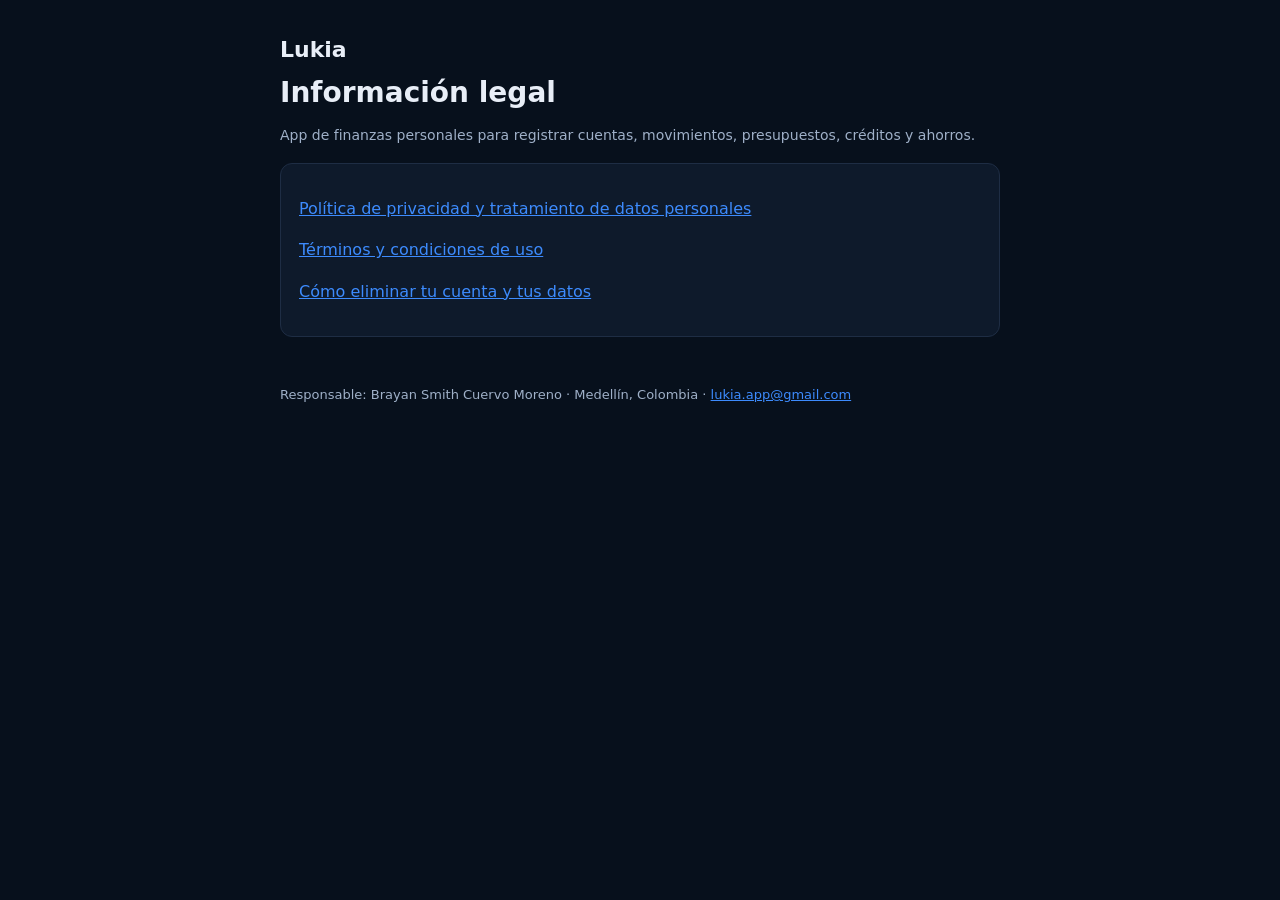
<file: index.html>
<!doctype html>
<html lang="es">
  <head>
    <meta charset="utf-8" />
    <meta name="viewport" content="width=device-width, initial-scale=1" />
    <title>Lukia · Información legal</title>
    <link rel="stylesheet" href="styles.css" />
  </head>
  <body>
    <main>
      <header><strong>Lukia</strong></header>
      <h1>Información legal</h1>
      <p class="meta">App de finanzas personales para registrar cuentas, movimientos, presupuestos, créditos y ahorros.</p>

      <div class="card">
        <p><a href="privacidad.html">Política de privacidad y tratamiento de datos personales</a></p>
        <p><a href="terminos.html">Términos y condiciones de uso</a></p>
        <p><a href="eliminar-cuenta.html">Cómo eliminar tu cuenta y tus datos</a></p>
      </div>

      <footer>Responsable: Brayan Smith Cuervo Moreno · Medellín, Colombia · <a href="mailto:lukia.app@gmail.com">lukia.app@gmail.com</a></footer>
    </main>
  </body>
</html>
</file>
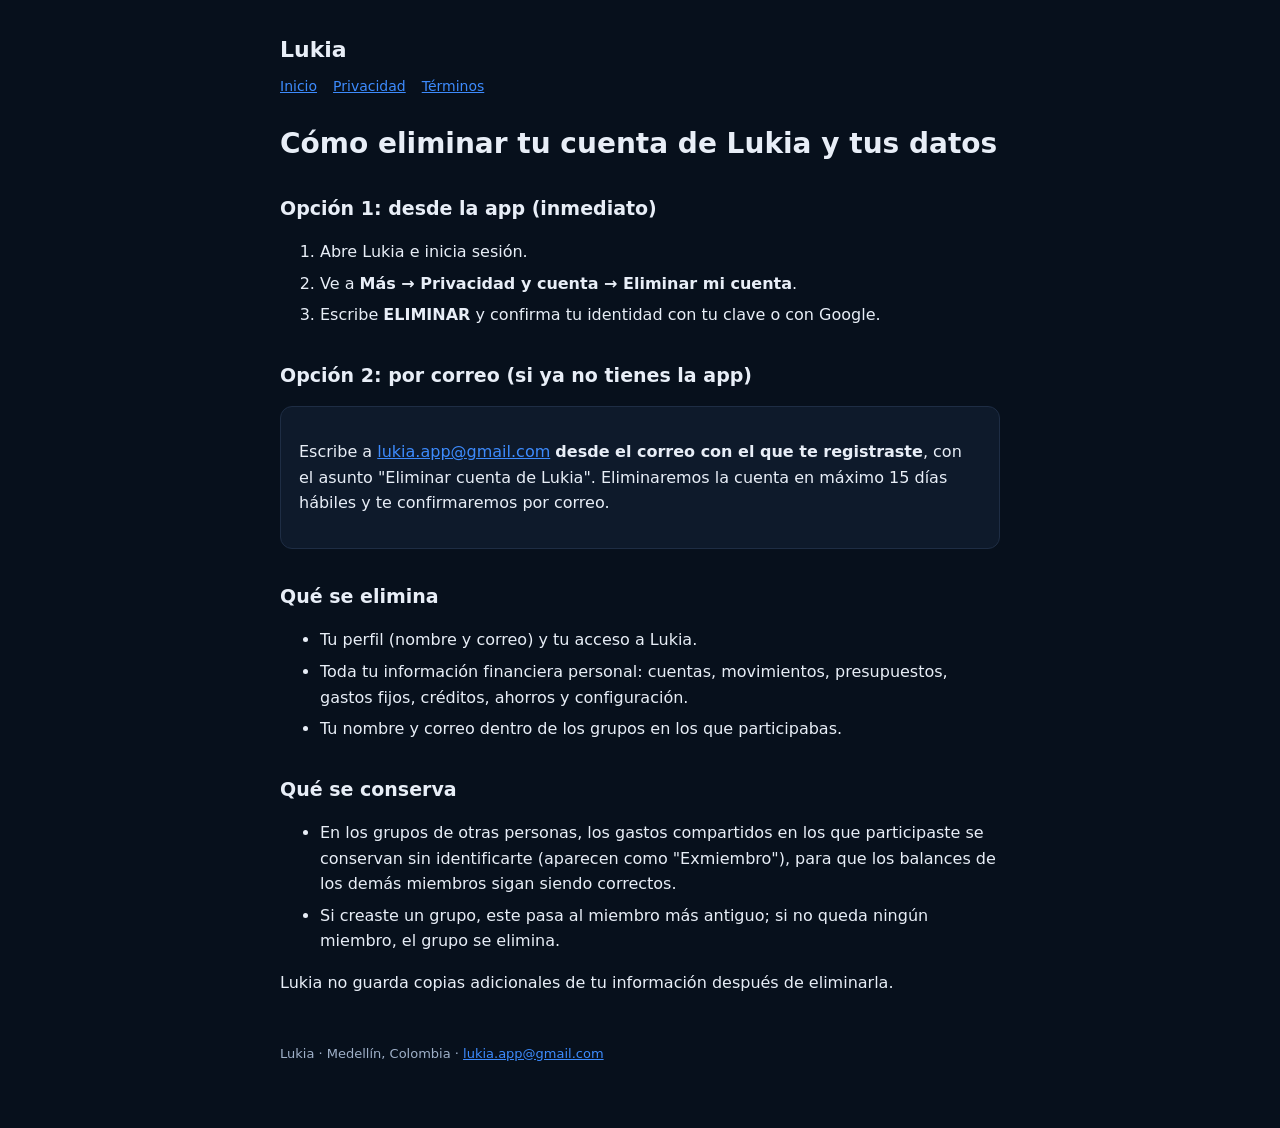
<file: eliminar-cuenta.html>
<!doctype html>
<html lang="es">
  <head>
    <meta charset="utf-8" />
    <meta name="viewport" content="width=device-width, initial-scale=1" />
    <title>Lukia · Eliminar cuenta</title>
    <link rel="stylesheet" href="styles.css" />
  </head>
  <body>
    <main>
      <header><strong>Lukia</strong></header>
      <nav>
        <a href="index.html">Inicio</a>
        <a href="privacidad.html">Privacidad</a>
        <a href="terminos.html">Términos</a>
      </nav>

      <h1>Cómo eliminar tu cuenta de Lukia y tus datos</h1>

      <h2>Opción 1: desde la app (inmediato)</h2>
      <ol>
        <li>Abre Lukia e inicia sesión.</li>
        <li>Ve a <strong>Más → Privacidad y cuenta → Eliminar mi cuenta</strong>.</li>
        <li>Escribe <strong>ELIMINAR</strong> y confirma tu identidad con tu clave o con Google.</li>
      </ol>

      <h2>Opción 2: por correo (si ya no tienes la app)</h2>
      <div class="card">
        <p>
          Escribe a <a href="mailto:lukia.app@gmail.com?subject=Eliminar%20cuenta%20de%20Lukia">lukia.app@gmail.com</a>
          <strong>desde el correo con el que te registraste</strong>, con el asunto "Eliminar cuenta de Lukia". Eliminaremos
          la cuenta en máximo 15 días hábiles y te confirmaremos por correo.
        </p>
      </div>

      <h2>Qué se elimina</h2>
      <ul>
        <li>Tu perfil (nombre y correo) y tu acceso a Lukia.</li>
        <li>Toda tu información financiera personal: cuentas, movimientos, presupuestos, gastos fijos, créditos, ahorros y configuración.</li>
        <li>Tu nombre y correo dentro de los grupos en los que participabas.</li>
      </ul>

      <h2>Qué se conserva</h2>
      <ul>
        <li>
          En los grupos de otras personas, los gastos compartidos en los que participaste se conservan sin identificarte
          (aparecen como "Exmiembro"), para que los balances de los demás miembros sigan siendo correctos.
        </li>
        <li>Si creaste un grupo, este pasa al miembro más antiguo; si no queda ningún miembro, el grupo se elimina.</li>
      </ul>
      <p>Lukia no guarda copias adicionales de tu información después de eliminarla.</p>

      <footer>Lukia · Medellín, Colombia · <a href="mailto:lukia.app@gmail.com">lukia.app@gmail.com</a></footer>
    </main>
  </body>
</html>
</file>
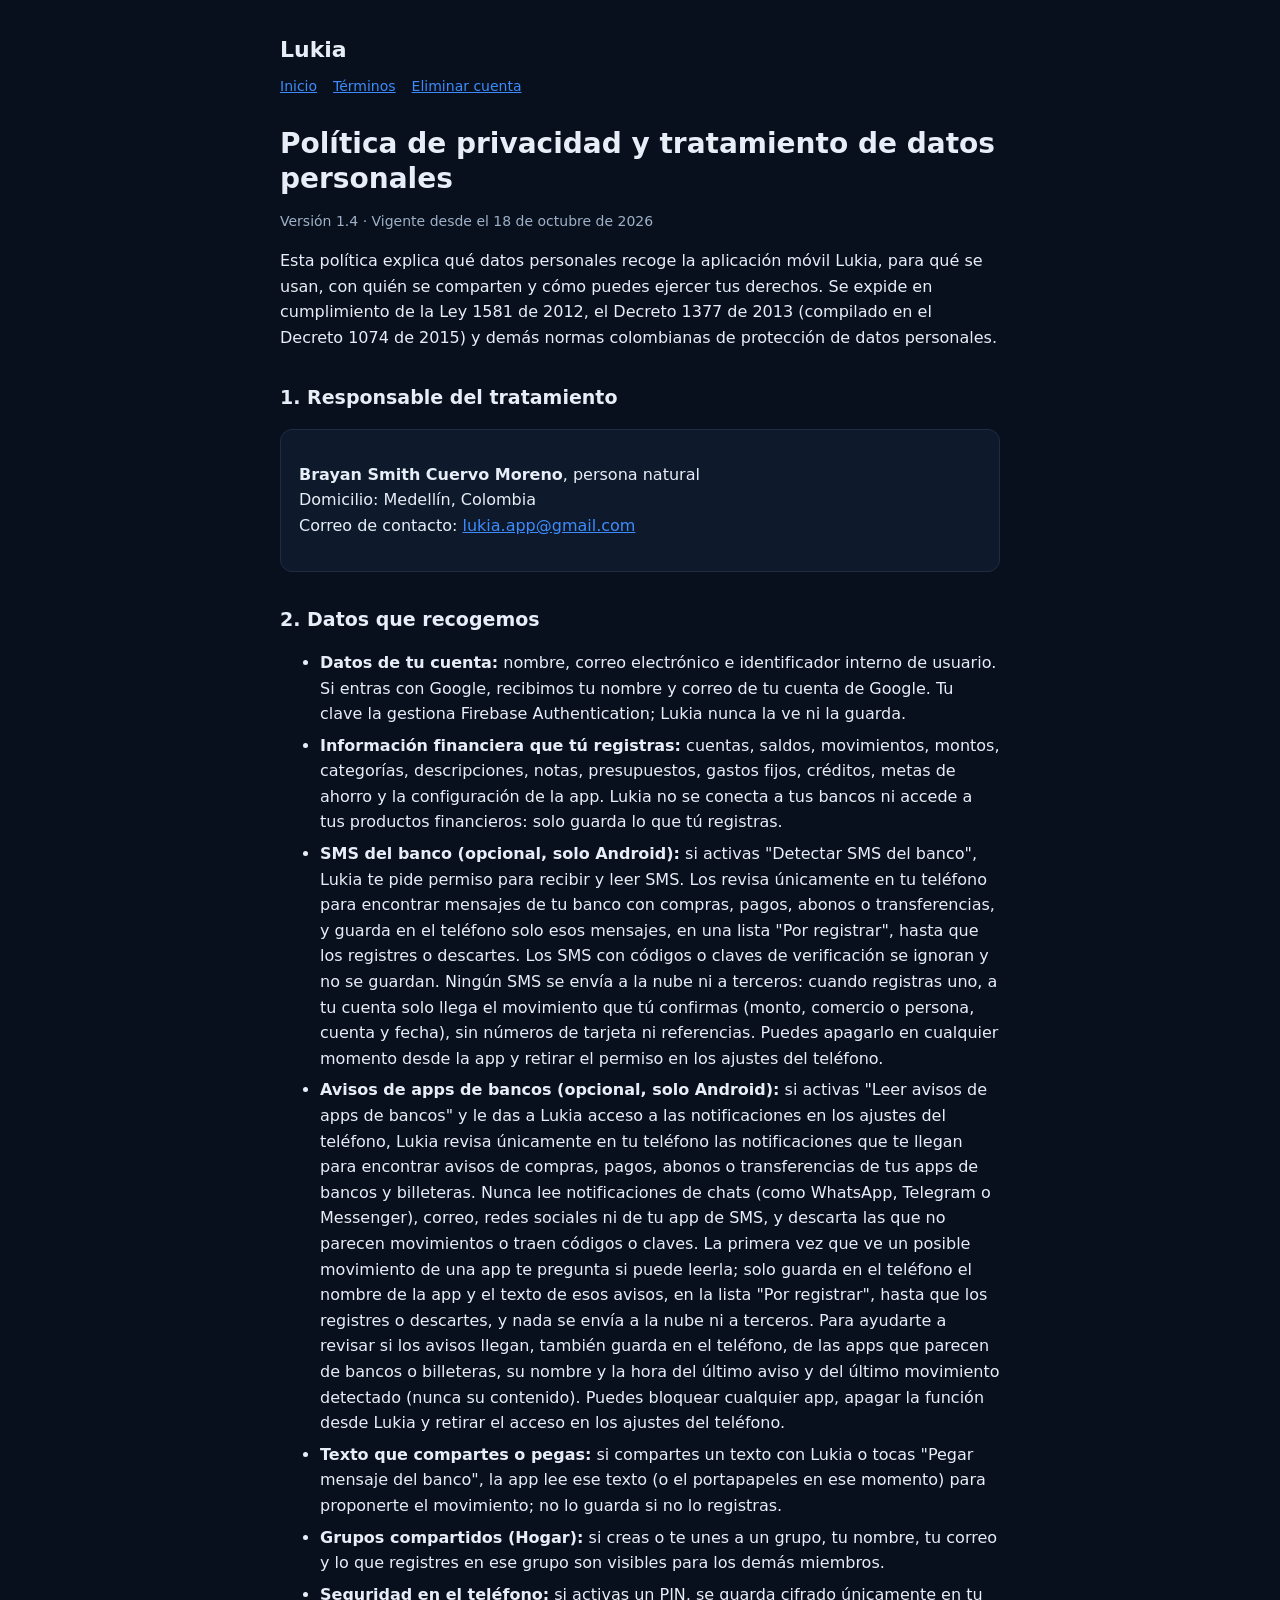
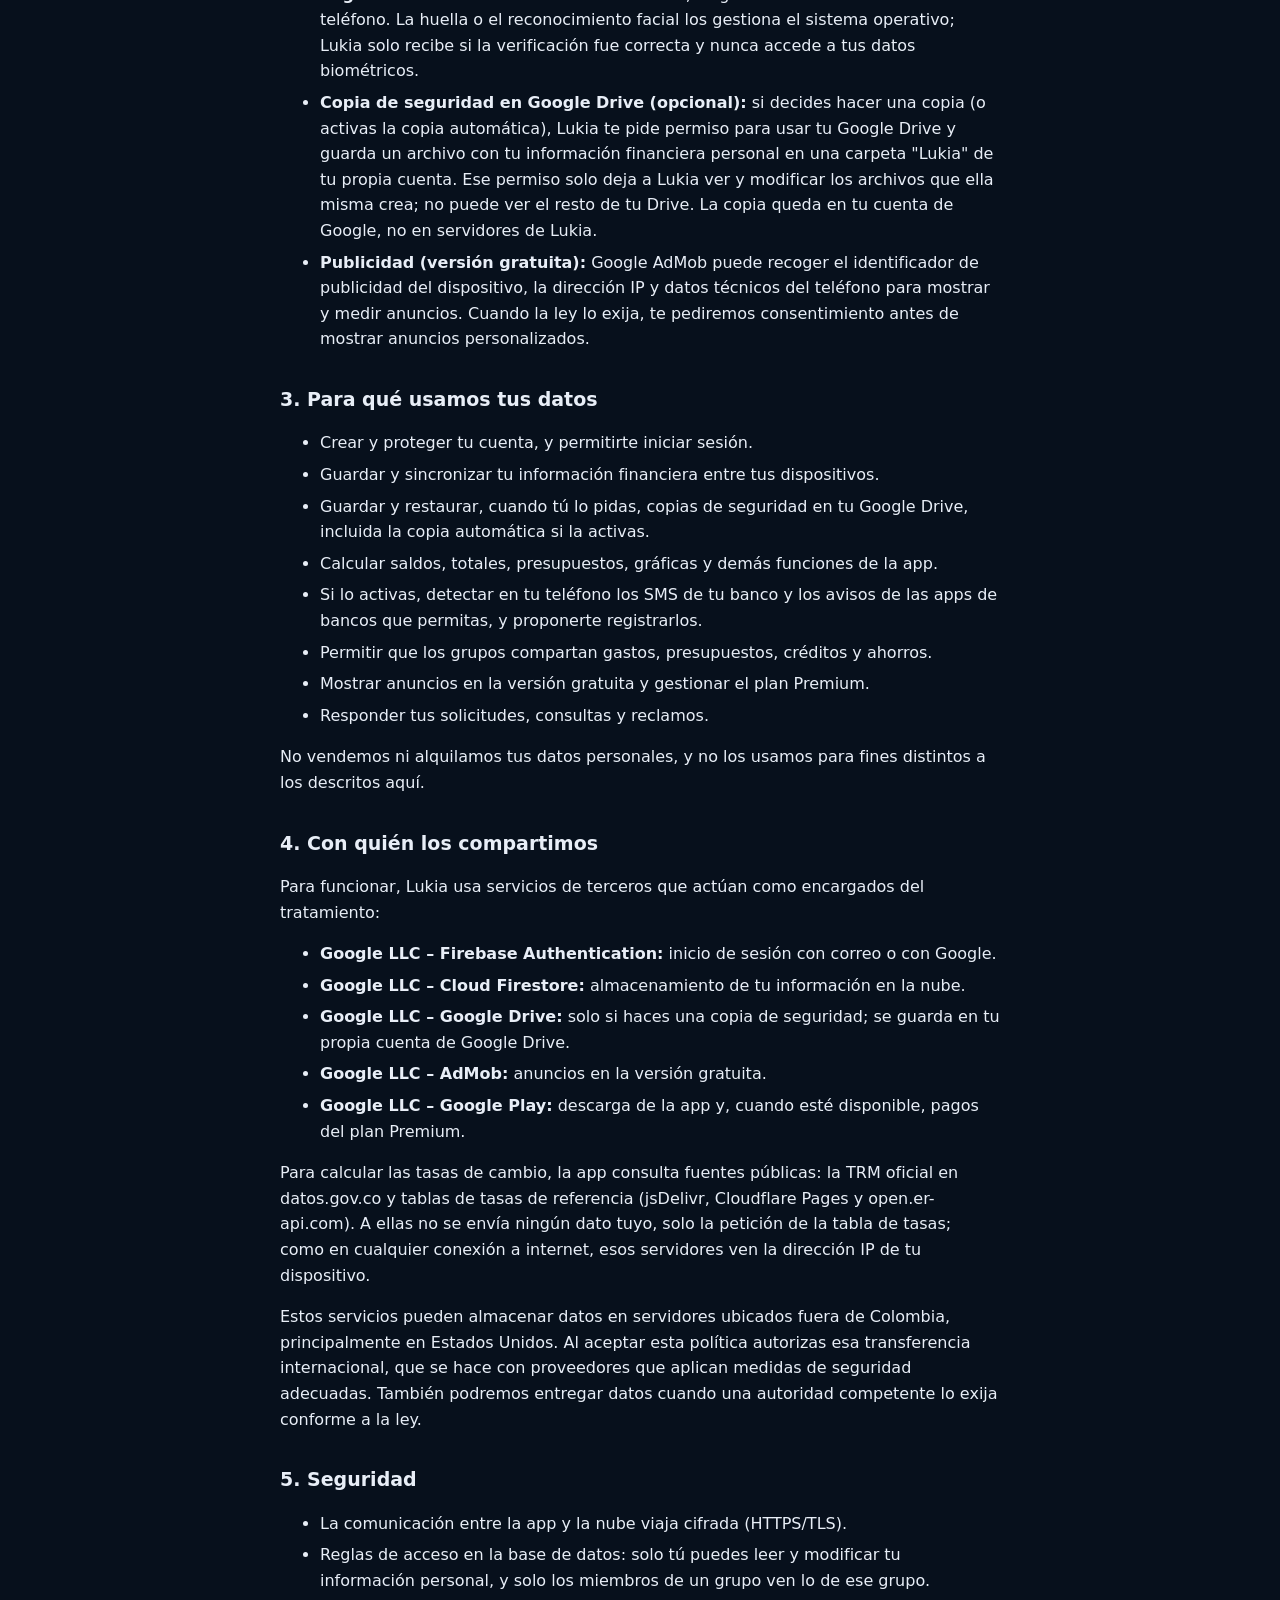
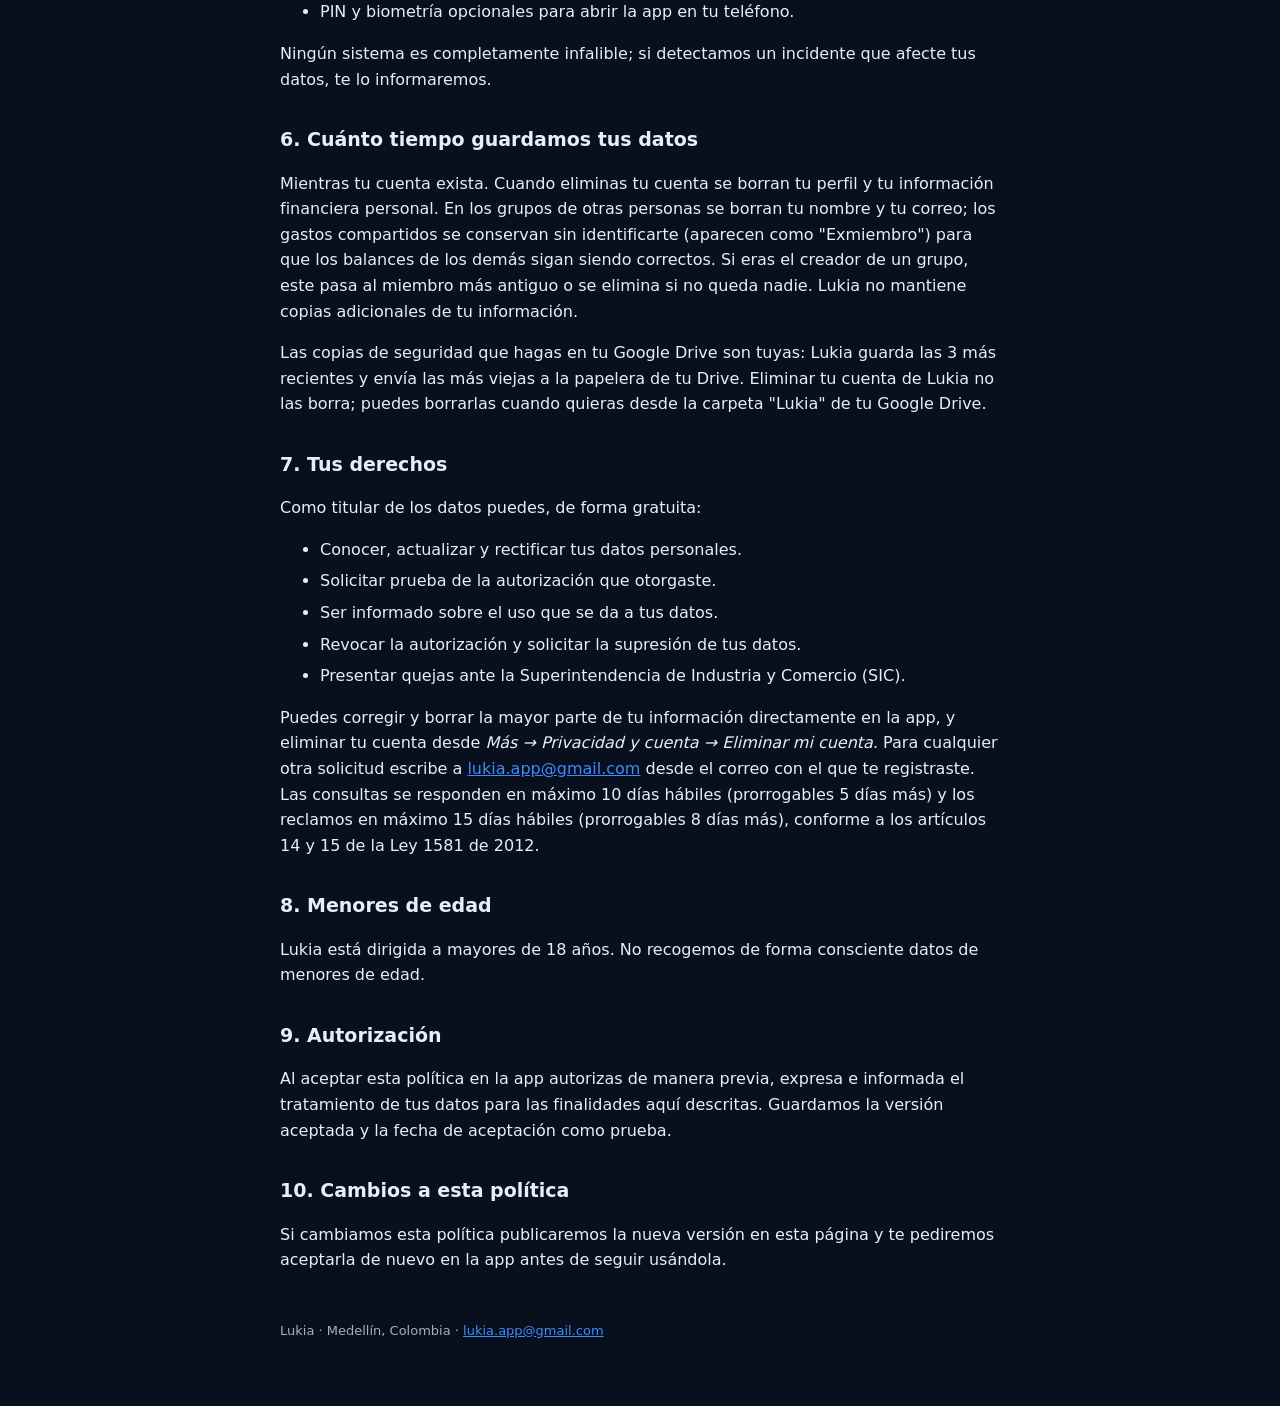
<file: privacidad.html>
<!doctype html>
<html lang="es">
  <head>
    <meta charset="utf-8" />
    <meta name="viewport" content="width=device-width, initial-scale=1" />
    <title>Lukia · Política de privacidad</title>
    <link rel="stylesheet" href="styles.css" />
  </head>
  <body>
    <main>
      <header><strong>Lukia</strong></header>
      <nav>
        <a href="index.html">Inicio</a>
        <a href="terminos.html">Términos</a>
        <a href="eliminar-cuenta.html">Eliminar cuenta</a>
      </nav>

      <h1>Política de privacidad y tratamiento de datos personales</h1>
      <p class="meta">Versión 1.4 · Vigente desde el 18 de octubre de 2026</p>

      <p>
        Esta política explica qué datos personales recoge la aplicación móvil Lukia, para qué se usan, con quién se
        comparten y cómo puedes ejercer tus derechos. Se expide en cumplimiento de la Ley 1581 de 2012, el Decreto 1377 de
        2013 (compilado en el Decreto 1074 de 2015) y demás normas colombianas de protección de datos personales.
      </p>

      <h2>1. Responsable del tratamiento</h2>
      <div class="card">
        <p>
          <strong>Brayan Smith Cuervo Moreno</strong>, persona natural<br />
          Domicilio: Medellín, Colombia<br />
          Correo de contacto: <a href="mailto:lukia.app@gmail.com">lukia.app@gmail.com</a>
        </p>
      </div>

      <h2>2. Datos que recogemos</h2>
      <ul>
        <li>
          <strong>Datos de tu cuenta:</strong> nombre, correo electrónico e identificador interno de usuario. Si entras con
          Google, recibimos tu nombre y correo de tu cuenta de Google. Tu clave la gestiona Firebase Authentication; Lukia
          nunca la ve ni la guarda.
        </li>
        <li>
          <strong>Información financiera que tú registras:</strong> cuentas, saldos, movimientos, montos, categorías,
          descripciones, notas, presupuestos, gastos fijos, créditos, metas de ahorro y la configuración de la app. Lukia no se
          conecta a tus bancos ni accede a tus productos financieros: solo guarda lo que tú registras.
        </li>
        <li>
          <strong>SMS del banco (opcional, solo Android):</strong> si activas "Detectar SMS del banco", Lukia te pide permiso
          para recibir y leer SMS. Los revisa únicamente en tu teléfono para encontrar mensajes de tu banco con compras, pagos,
          abonos o transferencias, y guarda en el teléfono solo esos mensajes, en una lista "Por registrar", hasta que los
          registres o descartes. Los SMS con códigos o claves de verificación se ignoran y no se guardan. Ningún SMS se envía a
          la nube ni a terceros: cuando registras uno, a tu cuenta solo llega el movimiento que tú confirmas (monto, comercio o
          persona, cuenta y fecha), sin números de tarjeta ni referencias. Puedes apagarlo en cualquier momento desde la app y
          retirar el permiso en los ajustes del teléfono.
        </li>
        <li>
          <strong>Avisos de apps de bancos (opcional, solo Android):</strong> si activas "Leer avisos de apps de bancos" y le
          das a Lukia acceso a las notificaciones en los ajustes del teléfono, Lukia revisa únicamente en tu teléfono las
          notificaciones que te llegan para encontrar avisos de compras, pagos, abonos o transferencias de tus apps de bancos y
          billeteras. Nunca lee notificaciones de chats (como WhatsApp, Telegram o Messenger), correo, redes sociales ni de tu app
          de SMS, y descarta las que no parecen movimientos o traen códigos o claves. La primera vez que ve un posible movimiento
          de una app te pregunta si puede leerla; solo guarda en el teléfono el nombre de la app y el texto de esos avisos, en la
          lista "Por registrar", hasta que los registres o descartes, y nada se envía a la nube ni a terceros. Para ayudarte
          a revisar si los avisos llegan, también guarda en el teléfono, de las apps que parecen de bancos o billeteras, su
          nombre y la hora del último aviso y del último movimiento detectado (nunca su contenido). Puedes bloquear
          cualquier app, apagar la función desde Lukia y retirar el acceso en los ajustes del teléfono.
        </li>
        <li>
          <strong>Texto que compartes o pegas:</strong> si compartes un texto con Lukia o tocas "Pegar mensaje del banco", la
          app lee ese texto (o el portapapeles en ese momento) para proponerte el movimiento; no lo guarda si no lo registras.
        </li>
        <li>
          <strong>Grupos compartidos (Hogar):</strong> si creas o te unes a un grupo, tu nombre, tu correo y lo que registres
          en ese grupo son visibles para los demás miembros.
        </li>
        <li>
          <strong>Seguridad en el teléfono:</strong> si activas un PIN, se guarda cifrado únicamente en tu teléfono. La huella
          o el reconocimiento facial los gestiona el sistema operativo; Lukia solo recibe si la verificación fue correcta y
          nunca accede a tus datos biométricos.
        </li>
        <li>
          <strong>Copia de seguridad en Google Drive (opcional):</strong> si decides hacer una copia (o activas la copia
          automática), Lukia te pide permiso para
          usar tu Google Drive y guarda un archivo con tu información financiera personal en una carpeta "Lukia" de tu propia
          cuenta. Ese permiso solo deja a Lukia ver y modificar los archivos que ella misma crea; no puede ver el resto de tu
          Drive. La copia queda en tu cuenta de Google, no en servidores de Lukia.
        </li>
        <li>
          <strong>Publicidad (versión gratuita):</strong> Google AdMob puede recoger el identificador de publicidad del
          dispositivo, la dirección IP y datos técnicos del teléfono para mostrar y medir anuncios. Cuando la ley lo exija,
          te pediremos consentimiento antes de mostrar anuncios personalizados.
        </li>
      </ul>

      <h2>3. Para qué usamos tus datos</h2>
      <ul>
        <li>Crear y proteger tu cuenta, y permitirte iniciar sesión.</li>
        <li>Guardar y sincronizar tu información financiera entre tus dispositivos.</li>
        <li>Guardar y restaurar, cuando tú lo pidas, copias de seguridad en tu Google Drive, incluida la copia automática si la activas.</li>
        <li>Calcular saldos, totales, presupuestos, gráficas y demás funciones de la app.</li>
        <li>Si lo activas, detectar en tu teléfono los SMS de tu banco y los avisos de las apps de bancos que permitas, y proponerte registrarlos.</li>
        <li>Permitir que los grupos compartan gastos, presupuestos, créditos y ahorros.</li>
        <li>Mostrar anuncios en la versión gratuita y gestionar el plan Premium.</li>
        <li>Responder tus solicitudes, consultas y reclamos.</li>
      </ul>
      <p>No vendemos ni alquilamos tus datos personales, y no los usamos para fines distintos a los descritos aquí.</p>

      <h2>4. Con quién los compartimos</h2>
      <p>Para funcionar, Lukia usa servicios de terceros que actúan como encargados del tratamiento:</p>
      <ul>
        <li><strong>Google LLC – Firebase Authentication:</strong> inicio de sesión con correo o con Google.</li>
        <li><strong>Google LLC – Cloud Firestore:</strong> almacenamiento de tu información en la nube.</li>
        <li><strong>Google LLC – Google Drive:</strong> solo si haces una copia de seguridad; se guarda en tu propia cuenta de Google Drive.</li>
        <li><strong>Google LLC – AdMob:</strong> anuncios en la versión gratuita.</li>
        <li><strong>Google LLC – Google Play:</strong> descarga de la app y, cuando esté disponible, pagos del plan Premium.</li>
      </ul>
      <p>
        Para calcular las tasas de cambio, la app consulta fuentes públicas: la TRM oficial en datos.gov.co y tablas de
        tasas de referencia (jsDelivr, Cloudflare Pages y open.er-api.com). A ellas no se envía ningún dato tuyo, solo la
        petición de la tabla de tasas; como en cualquier conexión a internet, esos servidores ven la dirección IP de tu
        dispositivo.
      </p>
      <p>
        Estos servicios pueden almacenar datos en servidores ubicados fuera de Colombia, principalmente en Estados Unidos. Al
        aceptar esta política autorizas esa transferencia internacional, que se hace con proveedores que aplican medidas de
        seguridad adecuadas. También podremos entregar datos cuando una autoridad competente lo exija conforme a la ley.
      </p>

      <h2>5. Seguridad</h2>
      <ul>
        <li>La comunicación entre la app y la nube viaja cifrada (HTTPS/TLS).</li>
        <li>Reglas de acceso en la base de datos: solo tú puedes leer y modificar tu información personal, y solo los miembros de un grupo ven lo de ese grupo.</li>
        <li>PIN y biometría opcionales para abrir la app en tu teléfono.</li>
      </ul>
      <p>Ningún sistema es completamente infalible; si detectamos un incidente que afecte tus datos, te lo informaremos.</p>

      <h2>6. Cuánto tiempo guardamos tus datos</h2>
      <p>
        Mientras tu cuenta exista. Cuando eliminas tu cuenta se borran tu perfil y tu información financiera personal. En los
        grupos de otras personas se borran tu nombre y tu correo; los gastos compartidos se conservan sin identificarte
        (aparecen como "Exmiembro") para que los balances de los demás sigan siendo correctos. Si eras el creador de un grupo,
        este pasa al miembro más antiguo o se elimina si no queda nadie. Lukia no mantiene copias adicionales de tu información.
      </p>
      <p>
        Las copias de seguridad que hagas en tu Google Drive son tuyas: Lukia guarda las 3 más recientes y envía las más viejas
        a la papelera de tu Drive. Eliminar tu cuenta de Lukia no las borra; puedes borrarlas cuando quieras desde la carpeta
        "Lukia" de tu Google Drive.
      </p>

      <h2>7. Tus derechos</h2>
      <p>Como titular de los datos puedes, de forma gratuita:</p>
      <ul>
        <li>Conocer, actualizar y rectificar tus datos personales.</li>
        <li>Solicitar prueba de la autorización que otorgaste.</li>
        <li>Ser informado sobre el uso que se da a tus datos.</li>
        <li>Revocar la autorización y solicitar la supresión de tus datos.</li>
        <li>Presentar quejas ante la Superintendencia de Industria y Comercio (SIC).</li>
      </ul>
      <p>
        Puedes corregir y borrar la mayor parte de tu información directamente en la app, y eliminar tu cuenta desde
        <em>Más → Privacidad y cuenta → Eliminar mi cuenta</em>. Para cualquier otra solicitud escribe a
        <a href="mailto:lukia.app@gmail.com">lukia.app@gmail.com</a> desde el correo con el que te registraste. Las consultas
        se responden en máximo 10 días hábiles (prorrogables 5 días más) y los reclamos en máximo 15 días hábiles
        (prorrogables 8 días más), conforme a los artículos 14 y 15 de la Ley 1581 de 2012.
      </p>

      <h2>8. Menores de edad</h2>
      <p>Lukia está dirigida a mayores de 18 años. No recogemos de forma consciente datos de menores de edad.</p>

      <h2>9. Autorización</h2>
      <p>
        Al aceptar esta política en la app autorizas de manera previa, expresa e informada el tratamiento de tus datos para
        las finalidades aquí descritas. Guardamos la versión aceptada y la fecha de aceptación como prueba.
      </p>

      <h2>10. Cambios a esta política</h2>
      <p>
        Si cambiamos esta política publicaremos la nueva versión en esta página y te pediremos aceptarla de nuevo en la app
        antes de seguir usándola.
      </p>

      <footer>Lukia · Medellín, Colombia · <a href="mailto:lukia.app@gmail.com">lukia.app@gmail.com</a></footer>
    </main>
  </body>
</html>
</file>
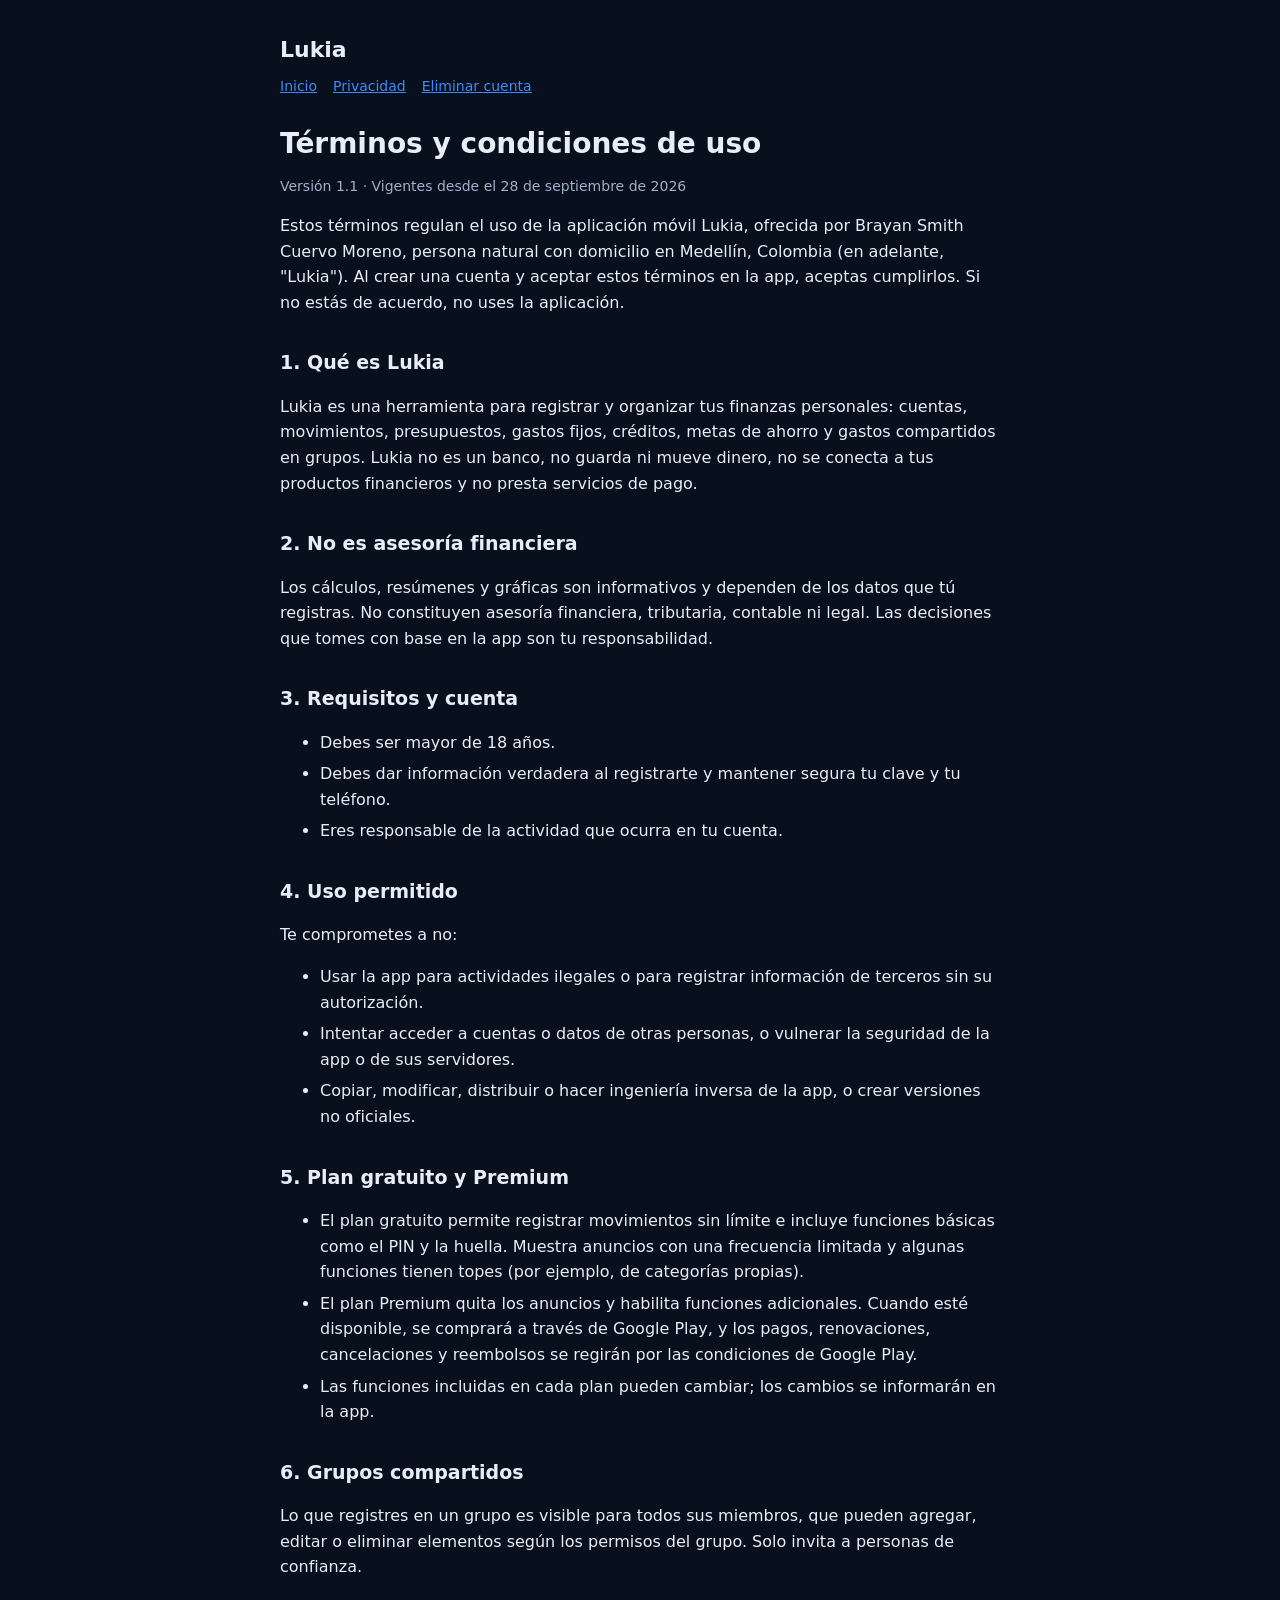
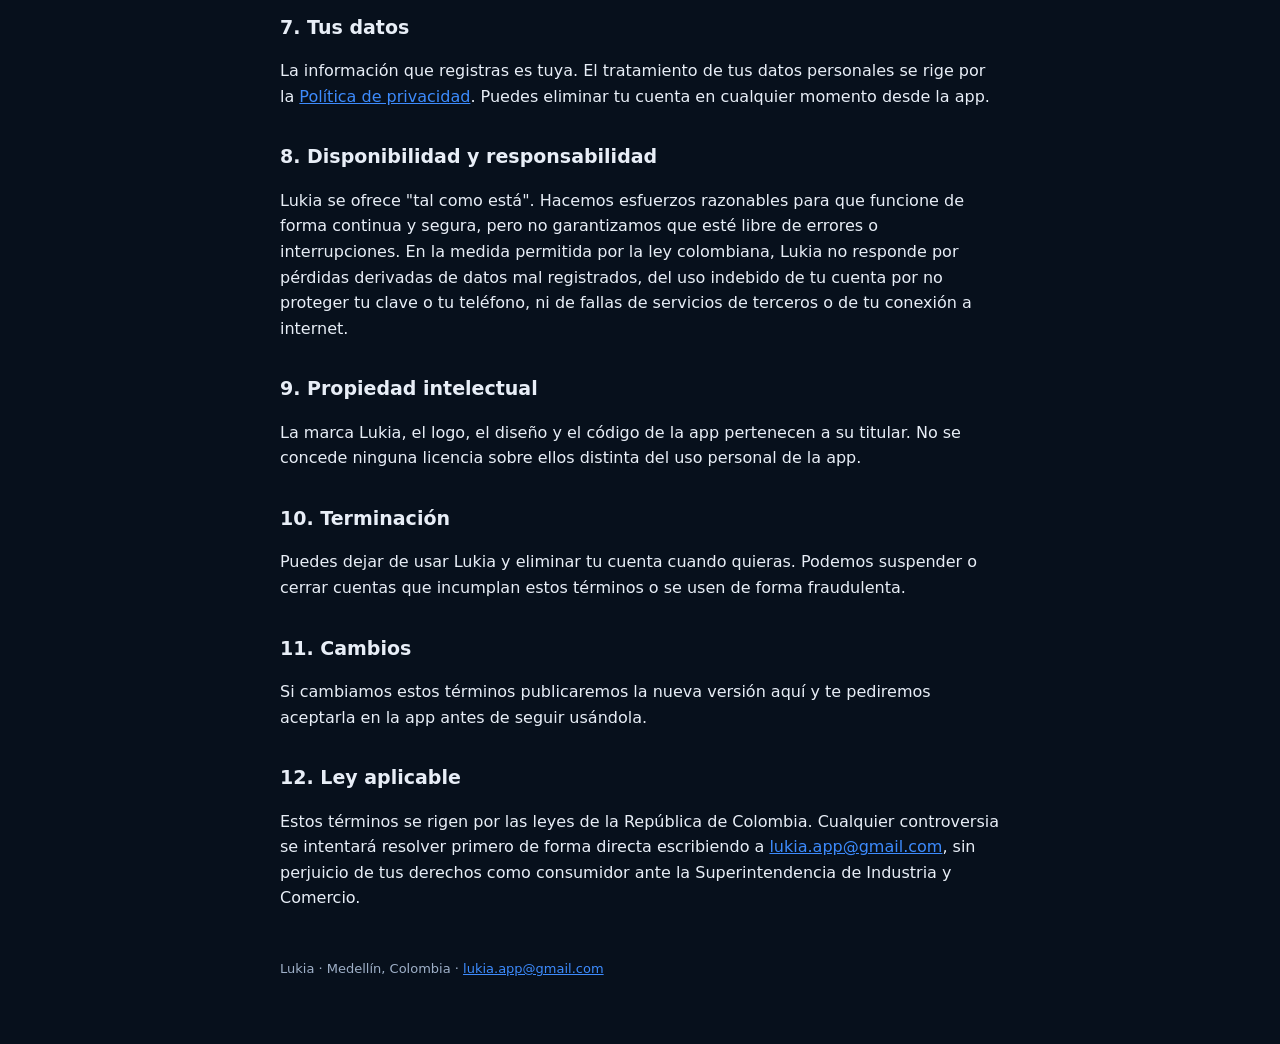
<file: terminos.html>
<!doctype html>
<html lang="es">
  <head>
    <meta charset="utf-8" />
    <meta name="viewport" content="width=device-width, initial-scale=1" />
    <title>Lukia · Términos y condiciones</title>
    <link rel="stylesheet" href="styles.css" />
  </head>
  <body>
    <main>
      <header><strong>Lukia</strong></header>
      <nav>
        <a href="index.html">Inicio</a>
        <a href="privacidad.html">Privacidad</a>
        <a href="eliminar-cuenta.html">Eliminar cuenta</a>
      </nav>

      <h1>Términos y condiciones de uso</h1>
      <p class="meta">Versión 1.1 · Vigentes desde el 28 de septiembre de 2026</p>

      <p>
        Estos términos regulan el uso de la aplicación móvil Lukia, ofrecida por Brayan Smith Cuervo Moreno, persona
        natural con domicilio en Medellín, Colombia (en adelante, "Lukia"). Al crear una cuenta y aceptar estos términos en
        la app, aceptas cumplirlos. Si no estás de acuerdo, no uses la aplicación.
      </p>

      <h2>1. Qué es Lukia</h2>
      <p>
        Lukia es una herramienta para registrar y organizar tus finanzas personales: cuentas, movimientos, presupuestos,
        gastos fijos, créditos, metas de ahorro y gastos compartidos en grupos. Lukia no es un banco, no guarda ni mueve
        dinero, no se conecta a tus productos financieros y no presta servicios de pago.
      </p>

      <h2>2. No es asesoría financiera</h2>
      <p>
        Los cálculos, resúmenes y gráficas son informativos y dependen de los datos que tú registras. No constituyen asesoría
        financiera, tributaria, contable ni legal. Las decisiones que tomes con base en la app son tu responsabilidad.
      </p>

      <h2>3. Requisitos y cuenta</h2>
      <ul>
        <li>Debes ser mayor de 18 años.</li>
        <li>Debes dar información verdadera al registrarte y mantener segura tu clave y tu teléfono.</li>
        <li>Eres responsable de la actividad que ocurra en tu cuenta.</li>
      </ul>

      <h2>4. Uso permitido</h2>
      <p>Te comprometes a no:</p>
      <ul>
        <li>Usar la app para actividades ilegales o para registrar información de terceros sin su autorización.</li>
        <li>Intentar acceder a cuentas o datos de otras personas, o vulnerar la seguridad de la app o de sus servidores.</li>
        <li>Copiar, modificar, distribuir o hacer ingeniería inversa de la app, o crear versiones no oficiales.</li>
      </ul>

      <h2>5. Plan gratuito y Premium</h2>
      <ul>
        <li>
          El plan gratuito permite registrar movimientos sin límite e incluye funciones básicas como el PIN y la huella.
          Muestra anuncios con una frecuencia limitada y algunas funciones tienen topes (por ejemplo, de categorías propias).
        </li>
        <li>
          El plan Premium quita los anuncios y habilita funciones adicionales. Cuando esté disponible, se comprará a través
          de Google Play, y los pagos, renovaciones, cancelaciones y reembolsos se regirán por las condiciones de Google Play.
        </li>
        <li>Las funciones incluidas en cada plan pueden cambiar; los cambios se informarán en la app.</li>
      </ul>

      <h2>6. Grupos compartidos</h2>
      <p>
        Lo que registres en un grupo es visible para todos sus miembros, que pueden agregar, editar o eliminar elementos
        según los permisos del grupo. Solo invita a personas de confianza.
      </p>

      <h2>7. Tus datos</h2>
      <p>
        La información que registras es tuya. El tratamiento de tus datos personales se rige por la
        <a href="privacidad.html">Política de privacidad</a>. Puedes eliminar tu cuenta en cualquier momento desde la app.
      </p>

      <h2>8. Disponibilidad y responsabilidad</h2>
      <p>
        Lukia se ofrece "tal como está". Hacemos esfuerzos razonables para que funcione de forma continua y segura, pero no
        garantizamos que esté libre de errores o interrupciones. En la medida permitida por la ley colombiana, Lukia no
        responde por pérdidas derivadas de datos mal registrados, del uso indebido de tu cuenta por no proteger tu clave o
        tu teléfono, ni de fallas de servicios de terceros o de tu conexión a internet.
      </p>

      <h2>9. Propiedad intelectual</h2>
      <p>La marca Lukia, el logo, el diseño y el código de la app pertenecen a su titular. No se concede ninguna licencia sobre ellos distinta del uso personal de la app.</p>

      <h2>10. Terminación</h2>
      <p>
        Puedes dejar de usar Lukia y eliminar tu cuenta cuando quieras. Podemos suspender o cerrar cuentas que incumplan
        estos términos o se usen de forma fraudulenta.
      </p>

      <h2>11. Cambios</h2>
      <p>Si cambiamos estos términos publicaremos la nueva versión aquí y te pediremos aceptarla en la app antes de seguir usándola.</p>

      <h2>12. Ley aplicable</h2>
      <p>
        Estos términos se rigen por las leyes de la República de Colombia. Cualquier controversia se intentará resolver
        primero de forma directa escribiendo a <a href="mailto:lukia.app@gmail.com">lukia.app@gmail.com</a>, sin perjuicio de
        tus derechos como consumidor ante la Superintendencia de Industria y Comercio.
      </p>

      <footer>Lukia · Medellín, Colombia · <a href="mailto:lukia.app@gmail.com">lukia.app@gmail.com</a></footer>
    </main>
  </body>
</html>
</file>
<file: styles.css>
:root {
  --bg: #07101c;
  --card: #0e1a2b;
  --border: #1e2d44;
  --text: #e8eef7;
  --muted: #9fb0c8;
  --primary: #3d8bfd;
}

* {
  box-sizing: border-box;
}

body {
  margin: 0;
  background: var(--bg);
  color: var(--text);
  font-family: system-ui, -apple-system, "Segoe UI", Roboto, sans-serif;
  line-height: 1.6;
}

main {
  max-width: 760px;
  margin: 0 auto;
  padding: 32px 20px 64px;
}

header {
  display: flex;
  align-items: center;
  gap: 12px;
  margin-bottom: 8px;
}

header strong {
  font-size: 22px;
}

nav {
  display: flex;
  flex-wrap: wrap;
  gap: 16px;
  margin-bottom: 28px;
  font-size: 14px;
}

a {
  color: var(--primary);
}

h1 {
  font-size: 28px;
  line-height: 1.25;
  margin: 8px 0 4px;
}

h2 {
  font-size: 19px;
  margin-top: 32px;
}

.meta {
  color: var(--muted);
  font-size: 14px;
}

.card {
  background: var(--card);
  border: 1px solid var(--border);
  border-radius: 12px;
  padding: 16px 18px;
  margin: 16px 0;
}

li {
  margin-bottom: 6px;
}

footer {
  margin-top: 48px;
  color: var(--muted);
  font-size: 13px;
}
</file>
